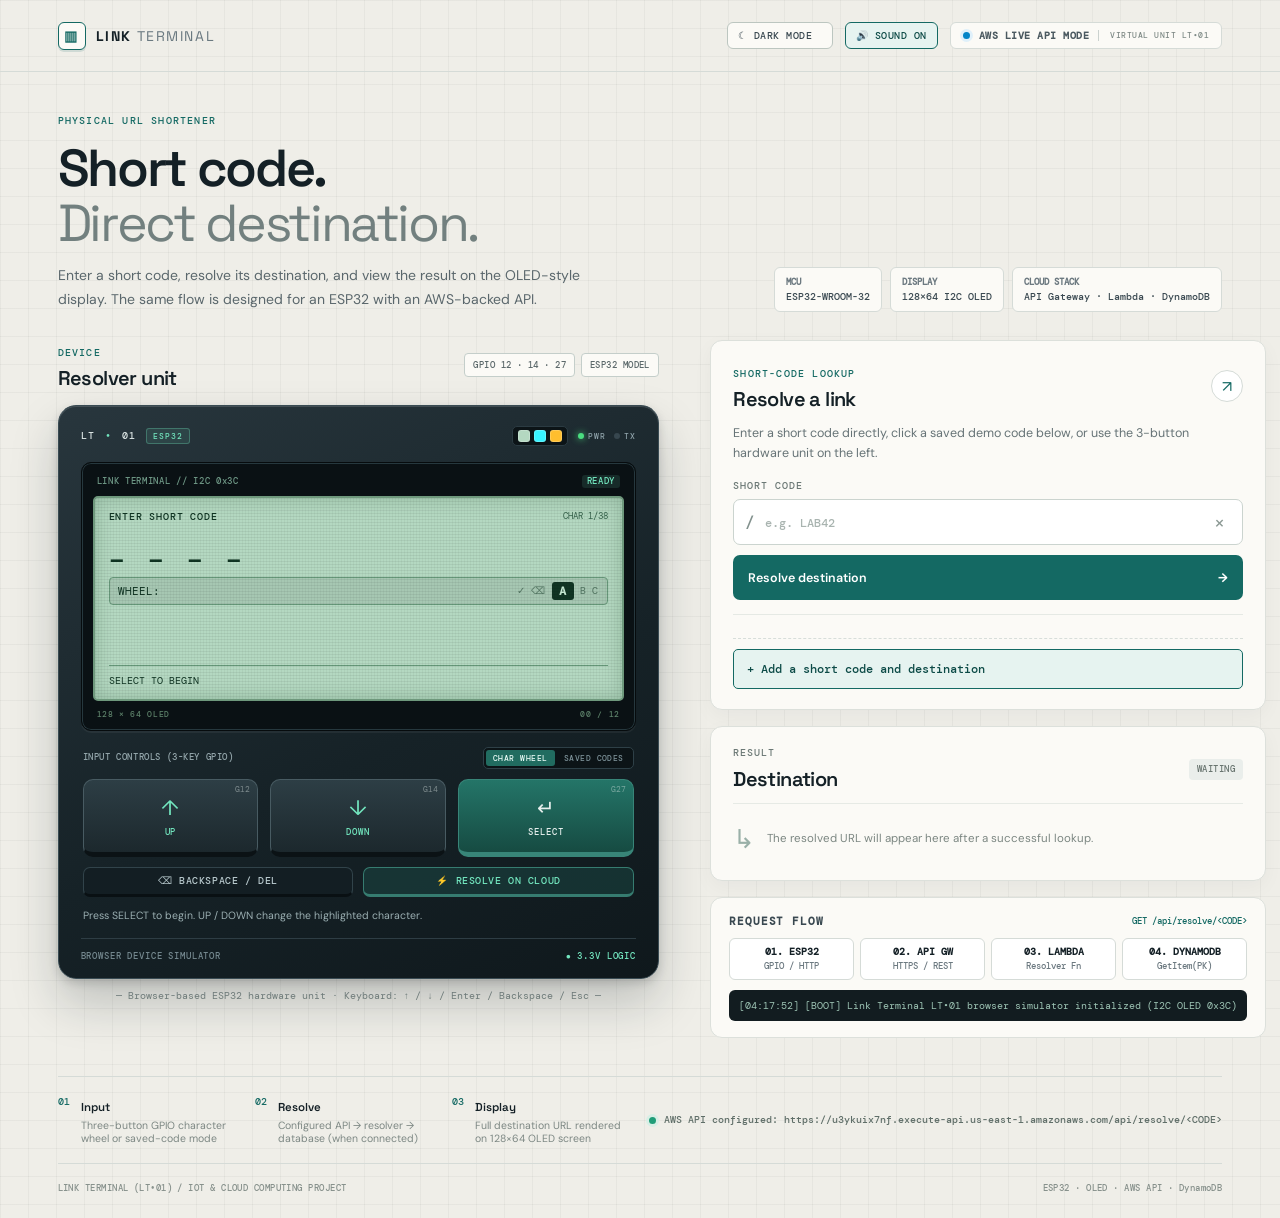
<file: Cloud_project_02/index.html>
<!doctype html>
<html lang="en">
<head>
  <meta charset="utf-8">
  <meta name="viewport" content="width=device-width,initial-scale=1">
  <title>Link Terminal — Physical URL Shortener (LT•01)</title>
  <link rel="stylesheet" href="styles.css">
</head>
<body>
  <header>
    <div class="logo">
      <span class="mark">▥</span> LINK<span>TERMINAL</span>
    </div>

    <div class="header-controls">
      <button type="button" id="themeToggleBtn" class="tool-pill" aria-pressed="false" title="Switch page appearance">☾ DARK MODE</button>
      <button type="button" id="soundToggleBtn" class="tool-pill active" title="Toggle interface sounds">
        🔊 SOUND ON
      </button>
      <div id="liveBadgeBox" class="live">
        <i></i>
        <b id="mode">AWS LIVE API MODE</b>
        <small>VIRTUAL UNIT LT•01</small>
      </div>
    </div>
  </header>

  <main>
    <section class="intro">
      <div class="intro-copy">
        <label>PHYSICAL URL SHORTENER</label>
        <h1>Short code.<br><em>Direct destination.</em></h1>
        <p>Enter a short code, resolve its destination, and view the result on the OLED-style display. The same flow is designed for an ESP32 with an AWS-backed API.</p>
      </div>

      <div class="hw-spec-badges">
        <div class="spec-chip">
          <strong>MCU</strong>
          ESP32-WROOM-32
        </div>
        <div class="spec-chip">
          <strong>DISPLAY</strong>
          128×64 I2C OLED
        </div>
        <div class="spec-chip">
          <strong>CLOUD STACK</strong>
          API Gateway · Lambda · DynamoDB
        </div>
      </div>
    </section>

    <section class="layout">
      <!-- LEFT COLUMN: PHYSICAL ESP32 HARDWARE UNIT (LT•01) -->
      <div>
        <div class="heading">
          <div>
            <label>DEVICE</label>
            <h2>Resolver unit</h2>
          </div>
          <div class="heading-tags">
            <span class="tag">GPIO 12 · 14 · 27</span>
            <span class="tag">ESP32 MODEL</span>
          </div>
        </div>

        <div class="device">
          <div class="device-top">
            <div class="device-brand">
              LT<span>•</span>01
              <span class="mcu-pill">ESP32</span>
            </div>

            <div class="device-top-right">
              <!-- OLED Display Color Theme Dots -->
              <div class="oled-theme-group" title="Switch OLED Display Phosphor Theme">
                <button type="button" class="theme-dot mint" data-set-oled="mint" aria-label="Mint Backlit LCD"></button>
                <button type="button" class="theme-dot cyan" data-set-oled="cyan" aria-label="Cyan SSD1306 OLED"></button>
                <button type="button" class="theme-dot amber" data-set-oled="amber" aria-label="Amber SSD1306 OLED"></button>
              </div>

              <!-- Status LEDs -->
              <div class="led-strip">
                <span class="led-indicator"><i class="led-bulb on-green"></i>PWR</span>
                <span class="led-indicator"><i id="ledTx" class="led-bulb"></i>TX</span>
              </div>
            </div>
          </div>

          <!-- OLED Screen Frame -->
          <div class="frame">
            <div class="screen-top">
              <span>LINK TERMINAL // I2C 0x3C</span>
              <div class="screen-top-right">
                <span id="oledState">READY</span>
              </div>
            </div>

            <div class="oled" id="oledScreen">
              <div>
                <div class="oled-header-row">
                  <label id="prompt">ENTER SHORT CODE</label>
                  <span class="oled-sub-meta" id="pickerModeLabel">CHAR 1/38</span>
                </div>

                <div class="code-row">
                  <div class="code" id="codeDisplay">_ _ _ _</div>
                </div>

                <!-- Interactive Character Wheel / Preset Strip on OLED -->
                <div class="char-picker-bar" aria-label="OLED Character Selector">
                  <span>WHEEL:</span>
                  <div class="picker-Strip" id="pickerStrip">
                    <!-- Populated by app.js -->
                  </div>
                </div>
              </div>

              <div>
                <hr>
                <p id="message">SELECT TO BEGIN</p>
                <div id="oledUrl"></div>
              </div>
            </div>

            <div class="screen-bottom">
              <span>128 × 64 OLED</span>
              <span id="count">00 / 12</span>
            </div>
          </div>

          <!-- 3-Button Physical Controls -->
          <div class="controls">
            <div class="control-label">
              <span>INPUT CONTROLS (3-KEY GPIO)</span>
              <div class="hw-mode-switch" role="group" aria-label="Hardware Input Mode">
                <button type="button" id="modeCharBtn" class="hw-mode-btn active">CHAR WHEEL</button>
                <button type="button" id="modePresetBtn" class="hw-mode-btn">SAVED CODES</button>
              </div>
            </div>

            <div class="buttons">
              <button type="button" id="up">
                <span class="gpio-pin">G12</span>
                ↑<small>UP</small>
              </button>
              <button type="button" id="down">
                <span class="gpio-pin">G14</span>
                ↓<small>DOWN</small>
              </button>
              <button type="button" id="select">
                <span class="gpio-pin">G27</span>
                ↵<small>SELECT</small>
              </button>
            </div>

            <!-- Direct Hardware Action Bar (Resolve from Device or Backspace) -->
            <div class="device-sub-actions">
              <button type="button" id="hwBackspaceBtn" class="sub-hw-btn">
                ⌫ BACKSPACE / DEL
              </button>
              <button type="button" id="hwResolveBtn" class="sub-hw-btn primary-send">
                ⚡ RESOLVE ON CLOUD
              </button>
            </div>

            <p id="hint">Press SELECT to begin. UP / DOWN change the highlighted character.</p>
          </div>

          <div class="device-bottom">
            BROWSER DEVICE SIMULATOR <span>● 3.3V LOGIC</span>
          </div>
        </div>

        <div class="caption">
          — Browser-based ESP32 hardware unit · Keyboard: ↑ / ↓ / Enter / Backspace / Esc —
        </div>
      </div>

      <!-- RIGHT COLUMN: CLOUD CONTROL & TELEMETRY PANELS -->
      <aside>
        <!-- 02 / LOOKUP PANEL -->
        <section class="panel">
          <div class="panel-head">
            <div>
              <label>SHORT-CODE LOOKUP</label>
              <h2>Resolve a link</h2>
            </div>
            <span class="circle">↗</span>
          </div>
          <p>Enter a short code directly, click a saved demo code below, or use the 3-button hardware unit on the left.</p>

          <form id="form">
            <label for="shortCode">SHORT CODE</label>
            <div class="input">
              <span>/</span>
              <input id="shortCode" maxlength="12" placeholder="e.g. LAB42" autocomplete="off" required>
              <button type="button" id="clear" aria-label="Clear">×</button>
            </div>
            <button class="resolve" type="submit">
              <span>Resolve destination</span><b>→</b>
            </button>
          </form>

          <div class="demo">
            <!-- Live deployment: mappings are stored in DynamoDB. The browser does not list all cloud items. -->
            <!-- Add a mapping directly to the AWS API -->
            <details class="add-mapping-details">
              <summary class="add-mapping-summary">+ Add a short code and destination</summary>
              <form id="addMappingForm" class="add-mapping-form">
                <input id="newMapCode" type="text" maxlength="12" placeholder="CODE (e.g. AWS9)" required>
                <input id="newMapUrl" type="url" placeholder="https://destination-url.com" required>
                <button type="submit">Save</button>
              </form>
            </details>
          </div>
        </section>

        <!-- 03 / LAST RESPONSE PANEL -->
        <section class="panel result">
          <div class="panel-head">
            <div>
              <label>RESULT</label>
              <h2>Destination</h2>
            </div>
            <span id="badge" class="badge">WAITING</span>
          </div>

          <div id="empty" class="empty">
            <b>↳</b>
            <p>The resolved URL will appear here after a successful lookup.</p>
          </div>

          <div id="result" hidden>
            <div class="result-grid">
              <div>
                <label>RESOLVED CODE</label>
                <div class="result-meta-row">
                  <h3 id="resultCode">—</h3>
                  <span id="resultLatency" class="latency-pill">38 ms</span>
                </div>
              </div>

              <div class="qr-box" title="URL Matrix Tag">
                <canvas id="qrCanvas" width="63" height="63"></canvas>
              </div>
            </div>

            <label>ORIGINAL URL</label>
            <a id="url" href="https://docs.aws.amazon.com/" target="_blank" rel="noopener noreferrer">https://docs.aws.amazon.com/</a>

            <div class="actions">
              <button type="button" id="copy">Copy URL</button>
              <a id="open" href="https://docs.aws.amazon.com/" target="_blank" rel="noopener noreferrer">Open ↗</a>
            </div>
          </div>
        </section>

        <!-- 04 / LIVE ARCHITECTURE PIPELINE & ESP32 SERIAL MONITOR -->
        <section class="architecture-card">
          <div class="arch-header">
            <strong>Request flow</strong>
            <span style="font: 500 9px var(--mono); color: var(--teal);">GET /api/resolve/&lt;CODE&gt;</span>
          </div>

          <div class="arch-nodes">
            <div class="arch-node" id="hopEsp32">
              <b>01. ESP32</b>
              GPIO / HTTP
            </div>
            <div class="arch-node" id="hopApiGw">
              <b>02. API GW</b>
              HTTPS / REST
            </div>
            <div class="arch-node" id="hopLambda">
              <b>03. LAMBDA</b>
              Resolver Fn
            </div>
            <div class="arch-node" id="hopDynamo">
              <b>04. DYNAMODB</b>
              GetItem(PK)
            </div>
          </div>

          <div class="serial-drawer" id="serialLog" aria-live="polite"></div>
        </section>
      </aside>
    </section>

    <section class="steps">
      <div>
        <b>01</b>
        <span>
          <strong>Input</strong>
          <small>Three-button GPIO character wheel or saved-code mode</small>
        </span>
      </div>
      <div>
        <b>02</b>
        <span>
          <strong>Resolve</strong>
          <small>Configured API → resolver → database (when connected)</small>
        </span>
      </div>
      <div>
        <b>03</b>
        <span>
          <strong>Display</strong>
          <small>Full destination URL rendered on 128×64 OLED screen</small>
        </span>
      </div>
      <div class="status">
        <i></i>
        <span id="status">Demo mapping active</span>
      </div>
    </section>
  </main>

  <footer class="footer">
    <span>LINK TERMINAL (LT•01) / IOT &amp; CLOUD COMPUTING PROJECT</span>
    <span>ESP32 · OLED · AWS API · DynamoDB</span>
  </footer>

  <div id="toast" role="status"></div>
  <script src="app.js" defer></script>
</body>
</html>
</file>
<file: Cloud_project_02/styles.css>
@import url('https://fonts.googleapis.com/css2?family=DM+Mono:ital,wght@0,400;0,500;1,400&family=DM+Sans:ital,opsz,wght@0,9..40,400;0,9..40,500;0,9..40,600;0,9..40,700;1,9..40,400&family=Space+Grotesk:wght@400;500;600;700&display=swap');

:root {
  --bg: #efeee8;
  --bg-grid: rgba(24, 37, 43, 0.045);
  --paper: #fbfaf6;
  --paper-elevated: #ffffff;
  --ink: #142026;
  --ink-soft: #394850;
  --muted: #6c7980;
  --line: #d5dbd7;
  --line-strong: #bcc6c0;
  --teal: #146963;
  --teal-dark: #0d4b47;
  --teal-Surface: #e6f3f0;
  --mint: #72e5be;
  --amber: #f59e0b;
  --danger: #b43e32;
  --danger-bg: #fae6e3;
  --success: #136f56;
  --success-bg: #def4ec;
  --mono: "DM Mono", monospace;
  --sans: "DM Sans", sans-serif;
  --display: "Space Grotesk", sans-serif;

  /* Default OLED Theme: Classic Backlit Mint LCD */
  --oled-bg: #b4d8c1;
  --oled-border: #6e987c;
  --oled-ink: #103523;
  --oled-muted: #39654e;
  --oled-rule: #669779;
  --oled-highlight-bg: #103523;
  --oled-highlight-ink: #c6ead3;
  --oled-glow: inset 0 0 18px rgba(45, 92, 61, 0.28);
}

/* OLED Theme Variant 2: SSD1306 Cyan Pixel Matrix */
[data-oled-theme="cyan"] {
  --oled-bg: #041016;
  --oled-border: #164e63;
  --oled-ink: #38f2ff;
  --oled-muted: #1b8ca0;
  --oled-rule: #124858;
  --oled-highlight-bg: #38f2ff;
  --oled-highlight-ink: #031016;
  --oled-glow: inset 0 0 22px rgba(0, 0, 0, 0.9), 0 0 12px rgba(56, 242, 255, 0.12);
}

/* OLED Theme Variant 3: SSD1306 Amber Yellow Matrix */
[data-oled-theme="amber"] {
  --oled-bg: #0f0a03;
  --oled-border: #5c3f10;
  --oled-ink: #ffbe2e;
  --oled-muted: #9e6f12;
  --oled-rule: #4d330b;
  --oled-highlight-bg: #ffbe2e;
  --oled-highlight-ink: #120b02;
  --oled-glow: inset 0 0 22px rgba(0, 0, 0, 0.9), 0 0 12px rgba(255, 190, 46, 0.12);
}

* {
  box-sizing: border-box;
}

body {
  margin: 0;
  background-color: var(--bg);
  background-image:
    linear-gradient(var(--bg-grid) 1px, transparent 1px),
    linear-gradient(90deg, var(--bg-grid) 1px, transparent 1px);
  background-size: 28px 28px;
  color: var(--ink);
  font-family: var(--sans);
  -webkit-font-smoothing: antialiased;
}

button, input, select {
  font: inherit;
}

button {
  cursor: pointer;
}

button:focus-visible,
input:focus-visible,
a:focus-visible {
  outline: 2.5px solid #39b298;
  outline-offset: 2px;
}

[hidden] {
  display: none !important;
}

header, main, footer {
  max-width: 1280px;
  margin: auto;
  padding-left: 4.5%;
  padding-right: 4.5%;
}

/* ================= HEADER ================= */
header {
  min-height: 72px;
  display: flex;
  justify-content: space-between;
  align-items: center;
  border-bottom: 1px solid var(--line);
  gap: 16px;
  flex-wrap: wrap;
  padding-top: 10px;
  padding-bottom: 10px;
}

.logo {
  font: 700 14px var(--display);
  letter-spacing: 0.11em;
  display: flex;
  align-items: center;
}

.logo span:last-child {
  font-weight: 400;
  color: #6a7980;
  margin-left: 5px;
}

.mark {
  display: inline-grid;
  place-items: center;
  width: 28px;
  height: 28px;
  border: 1.5px solid var(--teal);
  background: var(--paper);
  border-radius: 6px;
  color: var(--teal);
  margin-right: 10px;
  box-shadow: 0 2px 0 rgba(20, 105, 99, 0.15);
}

.header-controls {
  display: flex;
  align-items: center;
  gap: 12px;
  flex-wrap: wrap;
}

.tool-pill {
  display: inline-flex;
  align-items: center;
  gap: 6px;
  padding: 6px 10px;
  border-radius: 6px;
  border: 1px solid var(--line-strong);
  background: var(--paper);
  color: var(--ink-soft);
  font: 500 10px var(--mono);
  letter-spacing: 0.05em;
  transition: all 0.15s ease;
}

.tool-pill:hover {
  border-color: var(--teal);
  color: var(--teal);
}

.tool-pill.active {
  background: var(--teal-Surface);
  border-color: var(--teal);
  color: var(--teal-dark);
}

.live {
  display: flex;
  align-items: center;
  gap: 9px;
  font: 500 10px var(--mono);
  color: #4b5960;
  letter-spacing: 0.05em;
  background: var(--paper);
  padding: 6px 12px;
  border-radius: 6px;
  border: 1px solid var(--line);
}

.live i, .status i {
  width: 7px;
  height: 7px;
  border-radius: 50%;
  background: #209d78;
  box-shadow: 0 0 0 3px #d8efe6;
  display: inline-block;
}

.live.api-active i {
  background: #0284c7;
  box-shadow: 0 0 0 3px #dff0fa;
}

.live small {
  border-left: 1px solid #cbd2cf;
  padding-left: 11px;
  color: #7d8985;
}

/* ================= INTRO HERO ================= */
.intro {
  padding: 36px 0 28px;
  display: flex;
  justify-content: space-between;
  align-items: flex-end;
  gap: 24px;
  flex-wrap: wrap;
}

.intro-copy {
  max-width: 680px;
}

.intro label,
.heading label,
.panel label {
  font: 500 10px var(--mono);
  letter-spacing: 0.12em;
  color: var(--teal);
  text-transform: uppercase;
}

h1 {
  font: 600 clamp(32px, 4.3vw, 52px)/1.05 var(--display);
  letter-spacing: -0.045em;
  margin: 12px 0 14px;
}

h1 em {
  font-weight: 400;
  color: #72807f;
  font-style: normal;
}

.intro p {
  max-width: 560px;
  color: #5a676c;
  font-size: 14px;
  line-height: 1.7;
  margin: 0;
}

.hw-spec-badges {
  display: flex;
  gap: 8px;
  flex-wrap: wrap;
}

.spec-chip {
  background: var(--paper);
  border: 1px solid var(--line);
  border-radius: 6px;
  padding: 8px 11px;
  font: 500 10px var(--mono);
  color: var(--ink-soft);
}

.spec-chip strong {
  display: block;
  font-size: 9px;
  color: var(--muted);
  margin-bottom: 2px;
}

/* ================= MAIN 2-COLUMN LAYOUT ================= */
.layout {
  display: grid;
  grid-template-columns: minmax(0, 1.08fr) minmax(350px, 0.92fr);
  gap: clamp(26px, 4vw, 52px);
  padding-bottom: 38px;
  align-items: start;
}

.heading, .panel-head {
  display: flex;
  align-items: center;
  justify-content: space-between;
  gap: 12px;
}

.heading {
  margin-bottom: 14px;
}

h2 {
  font: 600 20px var(--display);
  letter-spacing: -0.03em;
  margin: 4px 0 0;
}

.heading-tags {
  display: flex;
  align-items: center;
  gap: 6px;
}

.tag {
  border: 1px solid #c4ceca;
  background: var(--paper);
  border-radius: 4px;
  padding: 5px 8px;
  color: #5b686a;
  font: 500 9px var(--mono);
  letter-spacing: 0.05em;
}

/* ================= PHYSICAL ESP32 DEVICE UNIT (LT-01) ================= */
.device {
  background: linear-gradient(155deg, #28363d 0%, #162227 58%, #0f181c 100%);
  border: 1.5px solid #394b53;
  border-radius: 18px;
  padding: 20px 22px 16px;
  box-shadow:
    0 24px 48px rgba(18, 32, 37, 0.22),
    0 4px 10px rgba(0, 0, 0, 0.15),
    inset 0 1px 0 rgba(255, 255, 255, 0.14);
  position: relative;
}

.device-top, .device-bottom {
  display: flex;
  justify-content: space-between;
  align-items: center;
  color: #dce5e4;
  font: 500 10px var(--mono);
  letter-spacing: 0.1em;
}

.device-brand {
  display: flex;
  align-items: center;
  gap: 10px;
}

.device-brand > span {
  color: var(--mint);
}

.mcu-pill {
  font-size: 8px;
  padding: 2px 6px;
  border-radius: 3px;
  background: rgba(114, 229, 190, 0.1);
  border: 1px solid rgba(114, 229, 190, 0.3);
  color: var(--mint);
}

/* Hardware LEDs & Screen Theme Switcher on Bezel */
.device-top-right {
  display: flex;
  align-items: center;
  gap: 10px;
}

.oled-theme-group {
  display: flex;
  align-items: center;
  gap: 4px;
  background: #0c1417;
  padding: 3px 5px;
  border-radius: 5px;
  border: 1px solid #2b3b42;
}

.theme-dot {
  width: 12px;
  height: 12px;
  border-radius: 3px;
  border: 1px solid rgba(255,255,255,0.2);
  padding: 0;
  transition: transform 0.12s;
}
.theme-dot:hover {
  transform: scale(1.15);
}
.theme-dot.mint { background: #b4d8c1; }
.theme-dot.cyan { background: #38f2ff; }
.theme-dot.amber { background: #ffbe2e; }

.led-strip {
  display: flex;
  align-items: center;
  gap: 8px;
  font-size: 8px;
  color: #8fa3aa;
}

.led-indicator {
  display: inline-flex;
  align-items: center;
  gap: 4px;
}

.led-bulb {
  width: 6px;
  height: 6px;
  border-radius: 50%;
  background: #37474f;
  transition: all 0.12s ease;
}

.led-bulb.on-green {
  background: #4ade80;
  box-shadow: 0 0 7px #4ade80;
}

.led-bulb.on-amber {
  background: #fbbf24;
  box-shadow: 0 0 8px #fbbf24;
}

/* OLED Bezel Frame */
.frame {
  margin: 16px 0;
  border: 1px solid #060b0d;
  border-radius: 10px;
  padding: 10px 11px;
  background: #0a1114;
  box-shadow:
    inset 0 0 0 1px #26383e,
    0 2px 0 rgba(255, 255, 255, 0.05);
}

.screen-top, .screen-bottom {
  display: flex;
  justify-content: space-between;
  align-items: center;
  gap: 8px;
  color: #6d9684;
  font: 500 8.5px var(--mono);
  padding: 2px 4px 8px;
  letter-spacing: 0.08em;
}

.screen-top-right {
  display: flex;
  align-items: center;
  gap: 8px;
}

#oledState {
  color: var(--mint);
  padding: 1px 5px;
  border-radius: 3px;
  background: rgba(114, 229, 190, 0.12);
}

/* 128x64 OLED Display Screen */
.oled {
  min-height: 205px;
  background: var(--oled-bg);
  border: 2px solid var(--oled-border);
  border-radius: 5px;
  color: var(--oled-ink);
  padding: 12px 14px 11px;
  box-shadow: var(--oled-glow);
  font-family: var(--mono);
  overflow-wrap: anywhere;
  position: relative;
  display: flex;
  flex-direction: column;
  justify-content: space-between;
  transition: background-color 0.2s ease, color 0.2s ease, border-color 0.2s ease;
}

/* Subtle LCD/OLED Pixel Grid Overlay */
.oled::after {
  content: "";
  position: absolute;
  inset: 0;
  background-image:
    linear-gradient(rgba(0, 0, 0, 0.06) 50%, transparent 50%),
    linear-gradient(90deg, rgba(0, 0, 0, 0.04) 50%, transparent 50%);
  background-size: 100% 3px, 3px 100%;
  pointer-events: none;
}

.oled-header-row {
  display: flex;
  justify-content: space-between;
  align-items: center;
  gap: 8px;
}

.oled label {
  font-size: 10px;
  letter-spacing: 0.08em;
  font-weight: 500;
  color: var(--oled-ink);
}

.oled-sub-meta {
  font-size: 9px;
  color: var(--oled-muted);
}

/* Active Code Display Slots */
.code-row {
  display: flex;
  align-items: center;
  justify-content: space-between;
  gap: 10px;
  margin: 6px 0 4px;
}

.code {
  min-height: 44px;
  display: flex;
  align-items: center;
  font-size: 26px;
  letter-spacing: 0.14em;
  font-weight: 500;
}

/* Character Picker Carousel Bar inside OLED */
.char-picker-bar {
  display: flex;
  align-items: center;
  justify-content: space-between;
  background: rgba(0, 0, 0, 0.08);
  border: 1px solid var(--oled-rule);
  border-radius: 4px;
  padding: 4px 8px;
  margin-bottom: 6px;
  font-size: 11px;
}

.picker-Strip {
  display: flex;
  align-items: center;
  gap: 6px;
  letter-spacing: 0.06em;
}

.picker-neighbor {
  opacity: 0.55;
  font-size: 10px;
}

.picker-active {
  background: var(--oled-highlight-bg);
  color: var(--oled-highlight-ink);
  padding: 1px 7px;
  border-radius: 3px;
  font-weight: 600;
  font-size: 12px;
}

.oled hr {
  border: 0;
  height: 1px;
  background: var(--oled-rule);
  margin: 4px 0 7px;
}

.oled p {
  font-size: 10px;
  line-height: 1.5;
  margin: 0;
  min-height: 15px;
}

.oled #oledUrl {
  font-size: 10px;
  line-height: 1.45;
  margin-top: 4px;
  max-height: 52px;
  overflow: auto;
  font-weight: 500;
  padding: 4px 6px;
  border-radius: 3px;
  background: rgba(0, 0, 0, 0.06);
}

.oled #oledUrl:empty {
  display: none;
}

.screen-bottom {
  padding: 8px 4px 1px;
  color: #5d826a;
  font-size: 8px;
}

/* ================= 3-BUTTON HARDWARE CONTROLS ================= */
.controls {
  padding: 0 2px 14px;
}

.control-label {
  display: flex;
  justify-content: space-between;
  align-items: center;
  gap: 8px;
  color: #93a5aa;
  font: 500 8.5px var(--mono);
  letter-spacing: 0.07em;
  margin-bottom: 10px;
}

.hw-mode-switch {
  display: inline-flex;
  background: #0c1417;
  border: 1px solid #2e4047;
  border-radius: 5px;
  padding: 2px;
  gap: 2px;
}

.hw-mode-btn {
  border: 0;
  background: transparent;
  color: #7d9299;
  font: 500 8px var(--mono);
  padding: 3px 7px;
  border-radius: 3px;
  letter-spacing: 0.06em;
}

.hw-mode-btn.active {
  background: #216c60;
  color: #e9fbf6;
}

.buttons {
  display: grid;
  grid-template-columns: repeat(3, 1fr);
  gap: 12px;
}

.buttons button {
  min-height: 78px;
  background: linear-gradient(180deg, #2d3e45 0%, #1c282d 100%);
  border: 1px solid #485b62;
  border-bottom: 5px solid #0b1215;
  border-radius: 10px;
  color: #e5eeec;
  font-size: 21px;
  transition: transform 0.08s ease, border-bottom-width 0.08s ease, filter 0.12s;
  position: relative;
  display: flex;
  flex-direction: column;
  align-items: center;
  justify-content: center;
  padding: 8px 6px;
}

.buttons button:hover {
  filter: brightness(1.08);
}

.buttons button:active,
.buttons button.is-pressed {
  transform: translateY(3px);
  border-bottom-width: 2px;
}

.buttons button:last-child {
  border-color: #388578;
  background: linear-gradient(180deg, #247568 0%, #164b42 100%);
}

.buttons small {
  display: block;
  font: 500 9px var(--mono);
  letter-spacing: 0.1em;
  margin-top: 4px;
}

.buttons .gpio-pin {
  position: absolute;
  top: 5px;
  right: 7px;
  font: 400 7.5px var(--mono);
  color: rgba(229, 238, 236, 0.45);
}

.buttons button:first-child,
.buttons button:nth-child(2) {
  color: var(--mint);
}

/* Secondary Device Micro-Buttons (Resolve Now & Backspace/Clear) */
.device-sub-actions {
  display: grid;
  grid-template-columns: 1fr 1fr;
  gap: 10px;
  margin-top: 10px;
}

.sub-hw-btn {
  background: #131e23;
  border: 1px solid #31434a;
  border-bottom: 3px solid #091013;
  color: #b7c8cc;
  border-radius: 7px;
  padding: 7px 10px;
  font: 500 9.5px var(--mono);
  letter-spacing: 0.06em;
  display: flex;
  align-items: center;
  justify-content: center;
  gap: 6px;
  transition: all 0.1s;
}

.sub-hw-btn:hover {
  border-color: var(--mint);
  color: #ffffff;
}

.sub-hw-btn:active {
  transform: translateY(2px);
  border-bottom-width: 1px;
}

.sub-hw-btn.primary-send {
  background: rgba(33, 108, 96, 0.28);
  border-color: #367c70;
  color: var(--mint);
}

.controls p {
  margin: 11px 0 0;
  color: #9cb0b3;
  font-size: 10.5px;
  line-height: 1.5;
  min-height: 16px;
}

.device-bottom {
  border-top: 1px solid #2e3d44;
  padding-top: 12px;
  color: #74888f;
  font-size: 8.5px;
}

.device-bottom span {
  color: var(--mint);
}

.caption {
  text-align: center;
  margin-top: 11px;
  color: #7d8987;
  font: 400 9.5px var(--mono);
}

/* ================= RIGHT SIDEBAR PANELS ================= */
aside {
  display: grid;
  align-content: start;
  gap: 16px;
}

.panel {
  background: var(--paper);
  border: 1px solid #dce0db;
  border-radius: 12px;
  padding: 20px 22px;
  box-shadow: 0 6px 20px rgba(24, 37, 43, 0.04);
}

.panel-head {
  margin-bottom: 11px;
}

.circle {
  width: 32px;
  height: 32px;
  border: 1px solid var(--line);
  border-radius: 50%;
  display: grid;
  place-items: center;
  color: var(--teal);
  background: var(--paper-elevated);
}

.panel > p {
  color: #667376;
  font-size: 12.5px;
  line-height: 1.65;
  margin: 0 0 16px;
}

.panel form > label,
.result label {
  display: block;
  color: #6b7875;
  font: 500 9.5px var(--mono);
  letter-spacing: 0.1em;
  margin-bottom: 7px;
}

.input {
  height: 46px;
  display: flex;
  align-items: center;
  border: 1.5px solid #cbd4cf;
  background: var(--paper-elevated);
  border-radius: 7px;
  padding: 0 11px;
  transition: border-color 0.15s;
}

.input:focus-within {
  border-color: var(--teal);
}

.input > span {
  font: 500 16px var(--mono);
  color: #82918d;
  padding-right: 8px;
}

.input input {
  width: 100%;
  min-width: 0;
  border: 0;
  outline: 0;
  background: transparent;
  font: 500 15px var(--mono);
  letter-spacing: 0.09em;
  text-transform: uppercase;
  color: var(--ink);
}

.input input::placeholder {
  font-size: 12px;
  letter-spacing: 0;
  text-transform: none;
  color: #a9b4b0;
}

.input button {
  border: 0;
  background: none;
  color: #8c9994;
  font-size: 20px;
  padding: 2px 6px;
}

.input button:hover {
  color: var(--danger);
}

.resolve {
  width: 100%;
  min-height: 45px;
  margin-top: 10px;
  border: 0;
  border-radius: 7px;
  background: var(--teal);
  color: white;
  display: flex;
  align-items: center;
  justify-content: space-between;
  padding: 0 15px;
  font-size: 12.5px;
  font-weight: 600;
  transition: background 0.15s;
}

.resolve:hover {
  background: var(--teal-dark);
}

.resolve:disabled {
  opacity: 0.6;
}

/* Demo & Custom Short Codes Strip */
.demo {
  display: flex;
  flex-direction: column;
  gap: 8px;
  margin-top: 14px;
  padding-top: 13px;
  border-top: 1px solid #e5e9e4;
  color: #74807c;
  font-size: 10px;
}

.demo-header {
  display: flex;
  justify-content: space-between;
  align-items: center;
  font: 500 9.5px var(--mono);
}

.demo-chips {
  display: flex;
  flex-wrap: wrap;
  gap: 6px;
}

.demo button[data-code] {
  border: 1px solid #c6dcd5;
  background: #eaf3ef;
  color: var(--teal-dark);
  border-radius: 4px;
  padding: 4px 8px;
  font: 500 10px var(--mono);
  transition: all 0.12s;
}

.demo button[data-code]:hover,
.demo button[data-code].active-chip {
  background: var(--teal);
  color: #ffffff;
  border-color: var(--teal);
}

/* Add New Mapping Drawer inside Panel 02 */
.add-mapping-details {
  margin-top: 10px;
  border-top: 1px dashed #d7deda;
  padding-top: 10px;
}

.add-mapping-summary {
  display: block;
  padding: 11px 13px;
  border: 1px solid var(--teal);
  border-radius: 5px;
  background: var(--teal-Surface);
  font: 500 12px var(--mono);
  color: var(--teal-dark);
  cursor: pointer;
  user-select: none;
  transition: background 0.15s ease, box-shadow 0.15s ease;
}

.add-mapping-summary:hover,
.add-mapping-details[open] .add-mapping-summary {
  box-shadow: 0 0 0 2px rgba(20, 105, 99, 0.14);
}

.add-mapping-summary:focus-visible {
  outline: 2px solid var(--teal);
  outline-offset: 2px;
}

.add-mapping-form {
  display: grid;
  grid-template-columns: 95px 1fr auto;
  gap: 6px;
  margin-top: 8px;
}

.add-mapping-form input {
  height: 34px;
  border: 1px solid #cbd4cf;
  border-radius: 5px;
  padding: 0 8px;
  font: 400 11px var(--mono);
  background: #fff;
}

.add-mapping-form button {
  height: 34px;
  border: 0;
  border-radius: 5px;
  background: #18252b;
  color: #fff;
  padding: 0 10px;
  font: 500 10px var(--mono);
}

/* ================= PANEL 03: RESOLVED DESTINATION & QR ================= */
.badge {
  border-radius: 4px;
  background: #eaeeeb;
  color: #68746f;
  padding: 5px 8px;
  font: 500 8.5px var(--mono);
  letter-spacing: 0.06em;
}

.badge.success {
  background: var(--success-bg);
  color: var(--success);
}

.badge.error {
  background: var(--danger-bg);
  color: var(--danger);
}

.empty {
  border-top: 1px solid #e6eae5;
  padding: 18px 0 4px;
  display: flex;
  align-items: center;
  gap: 12px;
  color: #7c8782;
  font-size: 11.5px;
  line-height: 1.6;
}

.empty b {
  font: 26px var(--mono);
  color: #9ab0a8;
}

.empty p {
  margin: 0;
}

#result {
  border-top: 1px solid #e6eae5;
  padding-top: 14px;
}

.result-grid {
  display: grid;
  grid-template-columns: 1fr auto;
  gap: 14px;
  align-items: start;
}

.result-meta-row {
  display: flex;
  align-items: baseline;
  gap: 10px;
  margin-bottom: 12px;
}

#result h3 {
  font: 600 20px var(--mono);
  color: var(--teal);
  margin: 0;
}

.latency-pill {
  font: 500 9.5px var(--mono);
  color: #5b6e67;
  background: #edf3f0;
  padding: 2px 6px;
  border-radius: 4px;
}

#url {
  display: block;
  color: #1c5f53;
  font: 500 12px var(--mono);
  line-height: 1.55;
  overflow-wrap: anywhere;
  text-decoration: none;
  margin-bottom: 14px;
  padding: 8px 10px;
  background: #f3f7f5;
  border: 1px solid #d7e4de;
  border-radius: 6px;
}

#url:hover {
  text-decoration: underline;
}

.qr-box {
  width: 78px;
  height: 78px;
  border: 1px solid var(--line);
  border-radius: 6px;
  background: #fff;
  padding: 5px;
  display: flex;
  flex-direction: column;
  align-items: center;
  justify-content: center;
}

.qr-box canvas {
  width: 64px;
  height: 64px;
  image-rendering: pixelated;
}

.actions {
  display: flex;
  gap: 8px;
  flex-wrap: wrap;
}

.actions button,
.actions a {
  min-height: 34px;
  display: inline-flex;
  align-items: center;
  justify-content: center;
  border: 1px solid #c6d3cd;
  background: var(--paper-elevated);
  color: #364e46;
  border-radius: 5px;
  padding: 0 12px;
  text-decoration: none;
  font-size: 10.5px;
  font-weight: 600;
  transition: all 0.12s;
}

.actions button:hover,
.actions a:hover {
  background: #e6f2ed;
  border-color: var(--teal);
}

/* ================= LIVE CLOUD TELEMETRY & PIPELINE TRACE ================= */
.architecture-card {
  background: var(--paper);
  border: 1px solid #dce0db;
  border-radius: 12px;
  padding: 16px 18px;
}

.arch-header {
  display: flex;
  justify-content: space-between;
  align-items: center;
  margin-bottom: 10px;
}

.arch-header strong {
  font: 600 11px var(--mono);
  letter-spacing: 0.08em;
  color: var(--ink-soft);
  text-transform: uppercase;
}

.arch-nodes {
  display: grid;
  grid-template-columns: repeat(4, 1fr);
  gap: 6px;
}

.arch-node {
  border: 1px solid var(--line);
  background: var(--paper-elevated);
  border-radius: 6px;
  padding: 7px 6px;
  text-align: center;
  font: 500 9px var(--mono);
  color: var(--muted);
  transition: all 0.18s ease;
}

.arch-node b {
  display: block;
  color: var(--ink);
  font-size: 9.5px;
  margin-bottom: 2px;
}

.arch-node.active-hop {
  border-color: var(--teal);
  background: var(--teal-Surface);
  color: var(--teal-dark);
  transform: translateY(-1px);
  box-shadow: 0 3px 8px rgba(20, 105, 99, 0.14);
}

.serial-drawer {
  margin-top: 10px;
  background: #121c20;
  color: #9ec5b5;
  border-radius: 6px;
  padding: 8px 10px;
  font: 400 10px/1.5 var(--mono);
  max-height: 92px;
  overflow-y: auto;
}

.serial-line {
  white-space: nowrap;
  overflow: hidden;
  text-overflow: ellipsis;
}

/* ================= STEPS & FOOTER ================= */
.steps {
  border-top: 1px solid var(--line);
  border-bottom: 1px solid var(--line);
  display: grid;
  grid-template-columns: repeat(3, 1fr) auto;
  gap: 16px;
  padding: 18px 0;
  align-items: center;
}

.steps > div:not(.status) {
  display: flex;
  gap: 11px;
  align-items: start;
}

.steps > div > b {
  font: 500 10px var(--mono);
  color: var(--teal);
}

.steps strong {
  font: 600 11.5px var(--display);
}

.steps small {
  display: block;
  color: #7c8783;
  font-size: 10.5px;
  margin-top: 3px;
}

.status {
  display: flex;
  align-items: center;
  gap: 8px;
  color: #5f6e68;
  font: 500 9.5px var(--mono);
  white-space: nowrap;
}

footer {
  display: flex;
  justify-content: space-between;
  gap: 15px;
  padding-top: 18px;
  padding-bottom: 24px;
  color: #87918c;
  font: 500 9px var(--mono);
  letter-spacing: 0.05em;
}

/* ================= API CONFIG MODAL ================= */
.modal-backdrop {
  position: fixed;
  inset: 0;
  background: rgba(15, 24, 28, 0.55);
  backdrop-filter: blur(3px);
  display: grid;
  place-items: center;
  padding: 16px;
  z-index: 40;
}

.modal-card {
  background: var(--paper);
  border: 1px solid var(--line-strong);
  border-radius: 12px;
  max-width: 480px;
  width: 100%;
  padding: 22px;
  box-shadow: 0 24px 48px rgba(0, 0, 0, 0.25);
}

.modal-card h3 {
  font: 600 17px var(--display);
  margin: 0 0 8px;
}

.modal-card p {
  font-size: 12.5px;
  color: var(--muted);
  line-height: 1.6;
  margin: 0 0 14px;
}

.modal-field {
  margin-bottom: 14px;
}

.modal-field label {
  display: block;
  font: 500 9.5px var(--mono);
  color: var(--ink-soft);
  margin-bottom: 6px;
}

.modal-field input {
  width: 100%;
  height: 40px;
  border: 1.5px solid #cbd4cf;
  border-radius: 6px;
  padding: 0 10px;
  font: 400 12px var(--mono);
}

.modal-actions {
  display: flex;
  justify-content: flex-end;
  gap: 8px;
}

/* ================= TOAST ================= */
#toast {
  position: fixed;
  bottom: 22px;
  left: 50%;
  transform: translate(-50%, 20px);
  opacity: 0;
  pointer-events: none;
  padding: 11px 16px;
  background: #142227;
  color: #f4fbf7;
  border: 1px solid #2d474e;
  border-radius: 6px;
  font: 500 11.5px var(--mono);
  box-shadow: 0 12px 30px rgba(0, 0, 0, 0.22);
  transition: 0.2s;
  z-index: 50;
  max-width: calc(100% - 32px);
}

#toast.show {
  opacity: 1;
  transform: translate(-50%, 0);
}

@media (max-width: 880px) {
  header, main, footer {
    padding-left: 22px;
    padding-right: 22px;
  }
  .layout {
    grid-template-columns: 1fr;
    gap: 30px;
  }
  .layout > div, aside {
    max-width: 620px;
    width: 100%;
    margin: auto;
  }
  .steps {
    grid-template-columns: repeat(3, 1fr);
  }
  .status {
    grid-column: 1 / -1;
  }
}

@media (max-width: 520px) {
  header, main, footer {
    padding-left: 16px;
    padding-right: 16px;
  }
  .intro {
    padding: 26px 0 20px;
  }
  .device {
    padding: 16px 14px 13px;
  }
  .oled {
    min-height: 185px;
    padding: 11px 11px;
  }
  .code {
    font-size: 22px;
  }
  .buttons {
    gap: 8px;
  }
  .buttons button {
    min-height: 68px;
  }
  .panel {
    padding: 16px;
  }
  .steps {
    grid-template-columns: 1fr;
    gap: 12px;
  }
  .arch-nodes {
    grid-template-columns: repeat(2, 1fr);
  }
  .add-mapping-form {
    grid-template-columns: 1fr;
  }
}


/* Presentation-ready page theme */
:root[data-theme="dark"] {
  --bg: #0b1114;
  --bg-grid: rgba(203, 231, 222, 0.035);
  --paper: #111b1f;
  --paper-elevated: #172328;
  --ink: #e7f0ed;
  --ink-soft: #bdccc7;
  --muted: #8ea39b;
  --line: #293a3e;
  --line-strong: #3b5053;
  --teal: #43b7a4;
  --teal-dark: #8de3d0;
  --teal-Surface: #173b37;
  --danger-bg: #452522;
  --success-bg: #173c31;
}
:root[data-theme="dark"] body { color: var(--ink); }
:root[data-theme="dark"] .logo span:last-child,
:root[data-theme="dark"] .intro p,
:root[data-theme="dark"] .panel > p,
:root[data-theme="dark"] .steps small,
:root[data-theme="dark"] footer { color: #9aada7; }
:root[data-theme="dark"] .live,
:root[data-theme="dark"] .tool-pill,
:root[data-theme="dark"] .spec-chip,
:root[data-theme="dark"] .tag,
:root[data-theme="dark"] .panel,
:root[data-theme="dark"] .architecture-card,
:root[data-theme="dark"] .modal-card { background: var(--paper); color: var(--ink-soft); border-color: var(--line); }
:root[data-theme="dark"] .tool-pill.active { background: var(--teal-Surface); color: var(--teal-dark); }
:root[data-theme="dark"] .panel label,
:root[data-theme="dark"] .result label,
:root[data-theme="dark"] .panel form > label { color: #a3b6af; }
:root[data-theme="dark"] .input,
:root[data-theme="dark"] .add-mapping-form input,
:root[data-theme="dark"] .modal-field input { background: #0d171a; border-color: #3b5053; color: var(--ink); }
:root[data-theme="dark"] .demo { border-color: var(--line); }
:root[data-theme="dark"] .demo button[data-code] { background: #172f2d; border-color: #315b53; color: #b4f0df; }
:root[data-theme="dark"] .demo button[data-code]:hover,
:root[data-theme="dark"] .demo button[data-code].active-chip { background: #23796b; color: #fff; }
:root[data-theme="dark"] #url { background: #102723; border-color: #285147; color: #a7ebd7; }
:root[data-theme="dark"] .latency-pill { background: #1b302d; color: #b7d6cb; }
:root[data-theme="dark"] .actions button,
:root[data-theme="dark"] .actions a { background: #172328; color: #d1e1db; border-color: #3b5053; }
:root[data-theme="dark"] .actions button:hover,
:root[data-theme="dark"] .actions a:hover { background: #1c3b35; }
:root[data-theme="dark"] .empty { border-color: var(--line); color: #9aada7; }
:root[data-theme="dark"] .badge { background: #243237; color: #c0d0ca; }
:root[data-theme="dark"] .badge.success { background: var(--success-bg); color: #8ce0be; }
:root[data-theme="dark"] .badge.error { background: var(--danger-bg); color: #ffb3a8; }
:root[data-theme="dark"] .arch-node { background: #172328; border-color: var(--line); color: #9aada7; }
:root[data-theme="dark"] .arch-node b { color: #e7f0ed; }
:root[data-theme="dark"] .arch-node.active-hop { background: #173b37; color: #b6f0df; }
:root[data-theme="dark"] .circle { background: #172328; border-color: var(--line); color: #7fe0ca; }
:root[data-theme="dark"] .add-mapping-details { border-color: var(--line); }
:root[data-theme="dark"] .add-mapping-form button { background: #2b7468; }
:root[data-theme="dark"] .modal-field label { color: #d1e1db; }
:root[data-theme="dark"] .steps { border-color: var(--line); }
:root[data-theme="dark"] .status { color: #a8bbb4; }
:root[data-theme="dark"] .oled { /* OLED stays independently themed */ }
#themeToggleBtn { min-width: 106px; }
</file>
